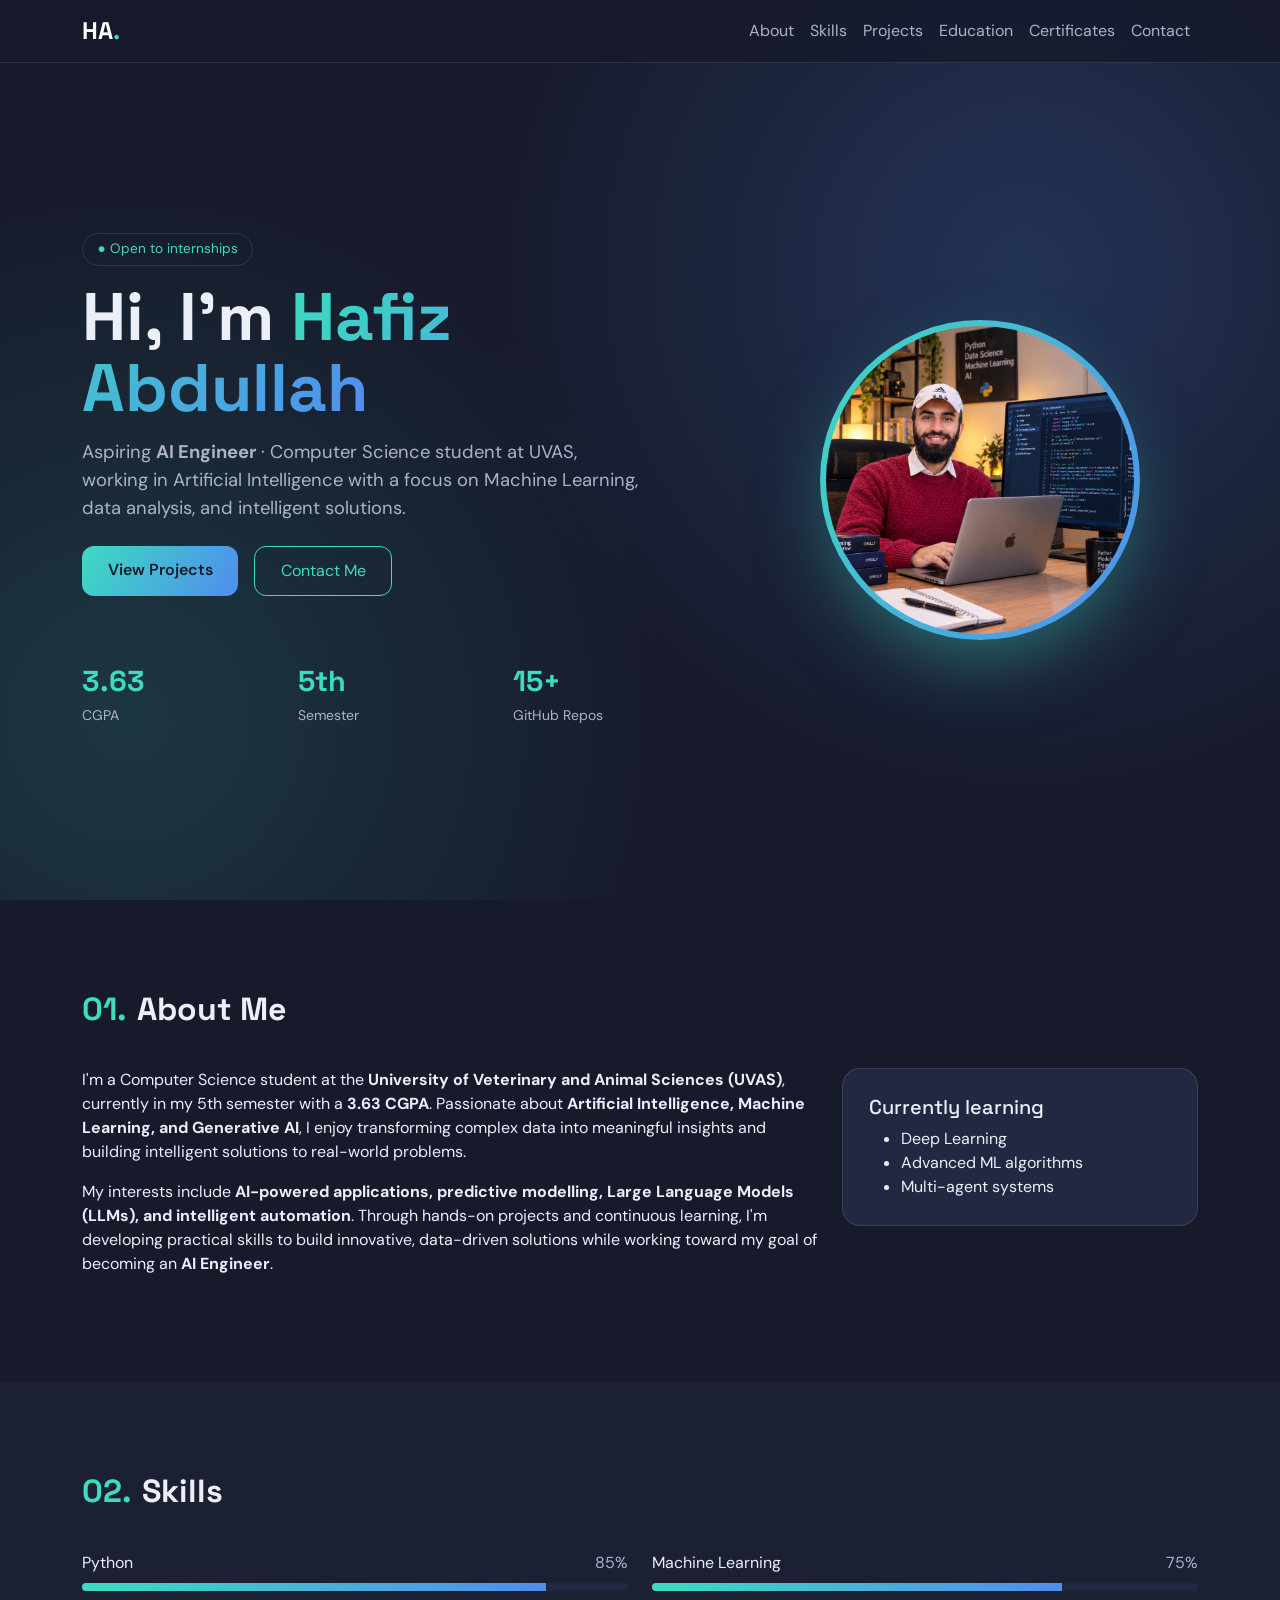
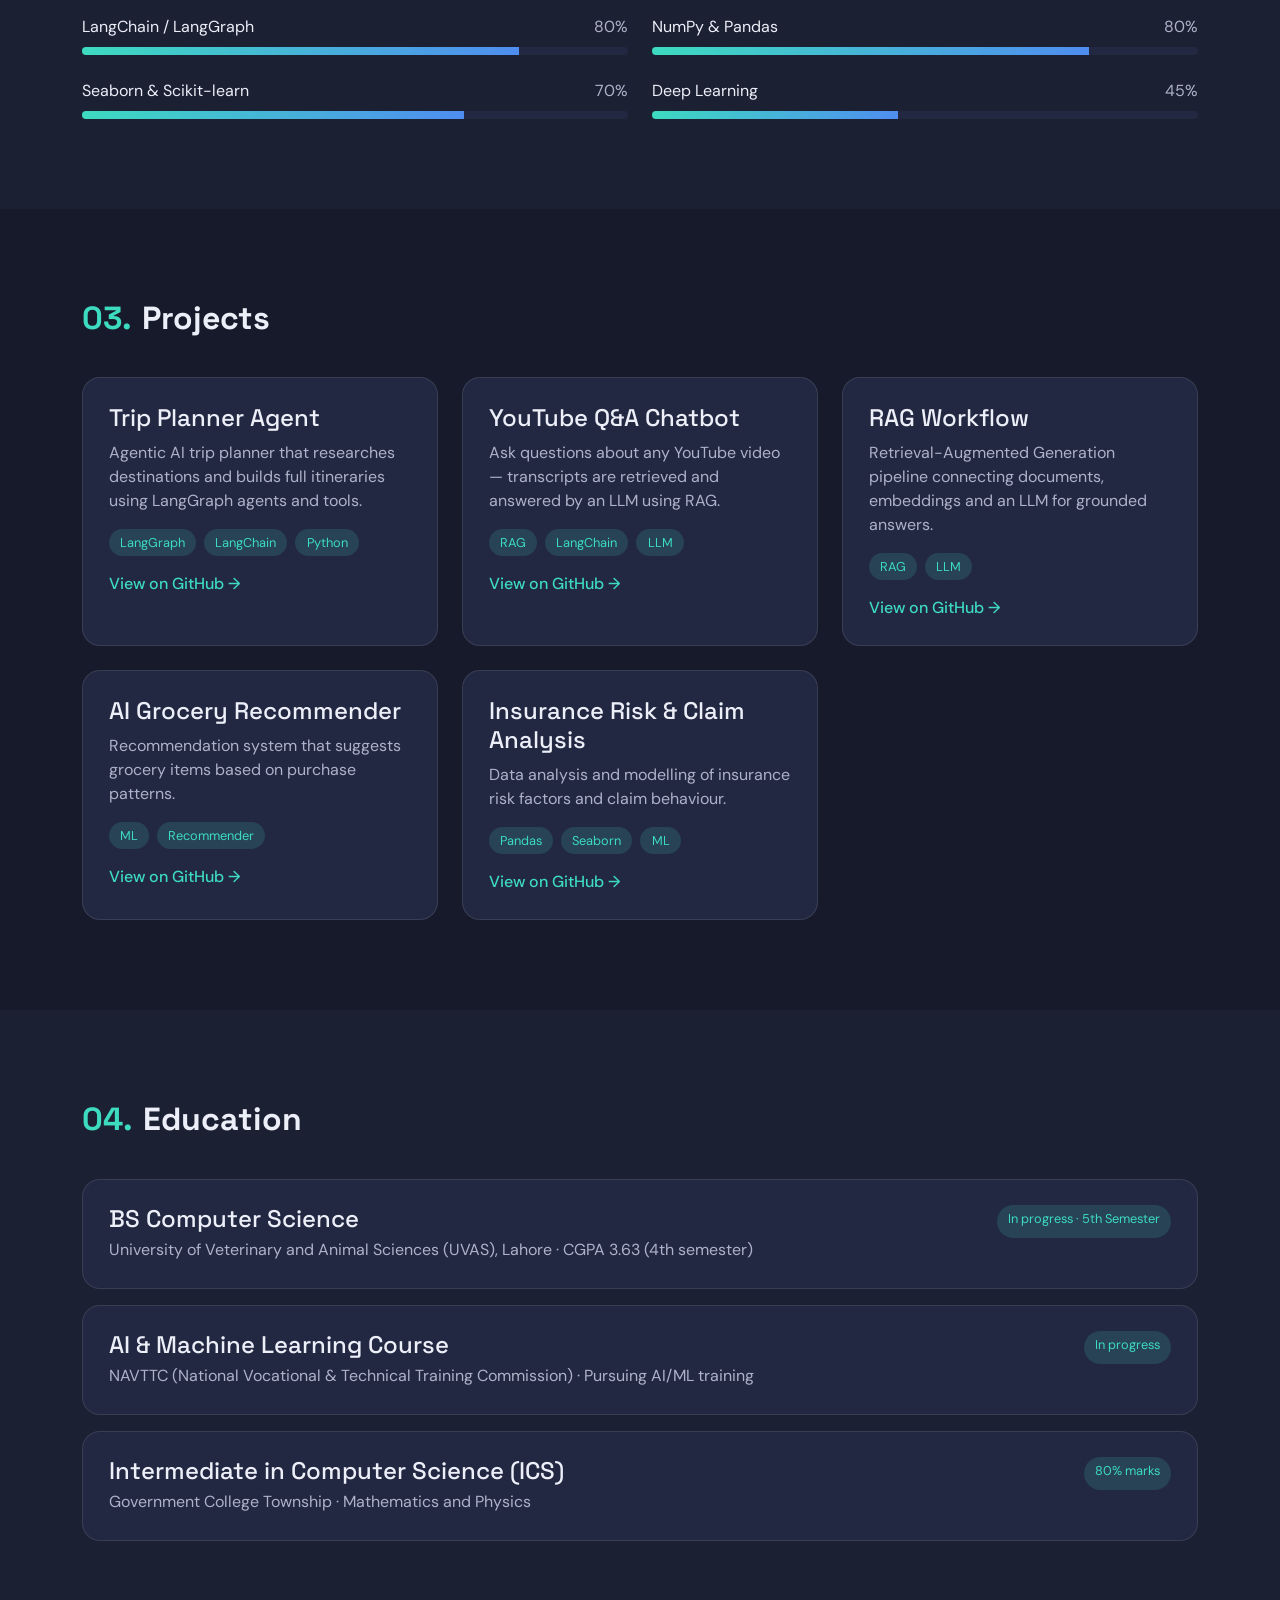
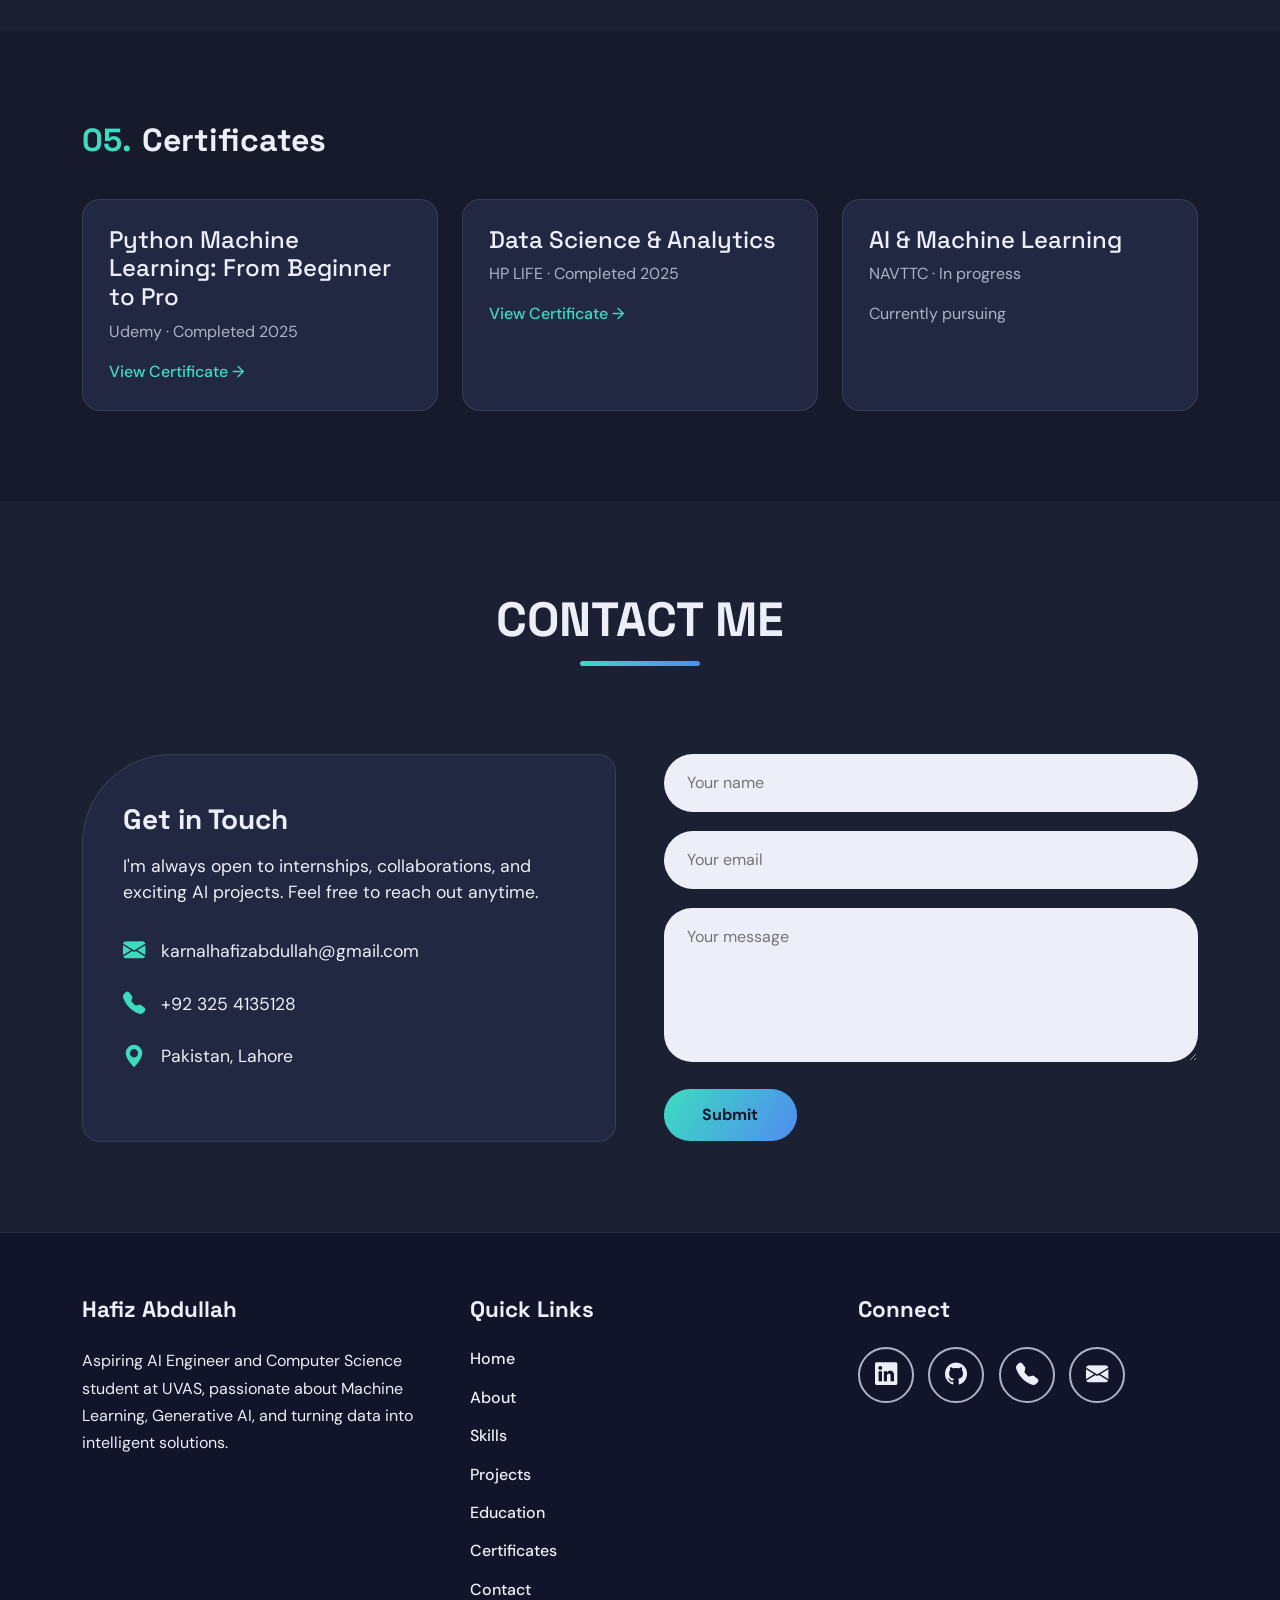
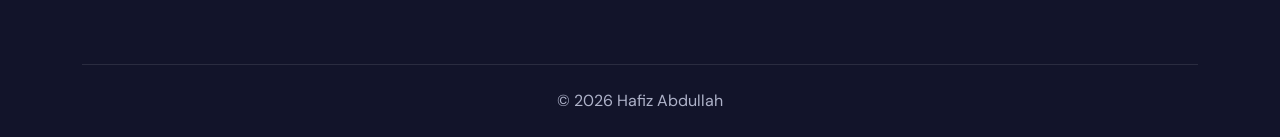
<file: index.html>
<!DOCTYPE html>
<html lang="en">
<head>
  <meta charset="UTF-8" />
  <meta name="viewport" content="width=device-width, initial-scale=1" />
  <title>Hafiz Abdullah — AI/ML Engineer Portfolio</title>
  <meta name="description" content="Portfolio of Hafiz Abdullah, Computer Science student at UVAS focused on Machine Learning and Artificial Intelligence." />

  <!-- Bootstrap 5 -->
  <link href="https://cdn.jsdelivr.net/npm/bootstrap@5.3.3/dist/css/bootstrap.min.css" rel="stylesheet" />
  <!-- Fonts -->
  <link rel="preconnect" href="https://fonts.googleapis.com" />
  <link rel="preconnect" href="https://fonts.gstatic.com" crossorigin />
  <link href="https://fonts.googleapis.com/css2?family=Space+Grotesk:wght@500;700&family=DM+Sans:wght@400;500;700&display=swap" rel="stylesheet" />
  <!-- Bootstrap Icons -->
  <link href="https://cdn.jsdelivr.net/npm/bootstrap-icons@1.11.3/font/bootstrap-icons.min.css" rel="stylesheet" />
  <!-- Custom styles -->
  <link rel="stylesheet" href="style.css" />
</head>
<body>
  <div class="pf">

    <!-- ===== Navbar ===== -->
    <nav class="navbar navbar-expand-md navbar-dark fixed-top pf-nav">
      <div class="container">
        <a class="navbar-brand pf-brand" href="#home">HA<span>.</span></a>
        <button class="navbar-toggler" type="button" data-bs-toggle="collapse" data-bs-target="#nav" aria-label="Menu">
          <span class="navbar-toggler-icon"></span>
        </button>
        <div class="collapse navbar-collapse" id="nav">
          <ul class="navbar-nav ms-auto">
            <li class="nav-item"><a class="nav-link" href="#about">About</a></li>
            <li class="nav-item"><a class="nav-link" href="#skills">Skills</a></li>
            <li class="nav-item"><a class="nav-link" href="#projects">Projects</a></li>
            <li class="nav-item"><a class="nav-link" href="#education">Education</a></li>
            <li class="nav-item"><a class="nav-link" href="#certificates">Certificates</a></li>
            <li class="nav-item"><a class="nav-link" href="#contact">Contact</a></li>
          </ul>
        </div>
      </div>
    </nav>

    <!-- ===== Hero ===== -->
    <header id="home" class="pf-hero">
      <div class="container">
        <div class="row align-items-center g-5">
          <div class="col-lg-7 order-2 order-lg-1">
            <span class="pf-badge">● Open to internships</span>
            <h1 class="pf-title mt-3">Hi, I'm <span class="pf-grad">Hafiz Abdullah</span></h1>
            <p class="pf-lead">Aspiring <strong>AI Engineer</strong> · Computer Science student at UVAS, working in Artificial Intelligence with a focus on Machine Learning, data analysis, and intelligent solutions.</p>
            <div class="d-flex flex-wrap gap-3 mt-4">
              <a href="#projects" class="btn pf-btn">View Projects</a>
              <a href="#contact" class="btn pf-btn-outline">Contact Me</a>
            </div>
            <div class="row mt-5 g-3 pf-stats">
              <div class="col-4"><b>3.63</b><small>CGPA</small></div>
              <div class="col-4"><b>5th</b><small>Semester</small></div>
              <div class="col-4"><b>15+</b><small>GitHub Repos</small></div>
            </div>
          </div>
          <div class="col-lg-5 order-1 order-lg-2 text-center">
            <div class="pf-photo">
              <img src="WhatsApp Image 2026-10-18 at 9.00.43 PM.jpeg" alt="Hafiz Abdullah at his desk with a MacBook and Machine Learning workspace" />
            </div>
          </div>
        </div>
      </div>
    </header>

    <!-- ===== About ===== -->
    <section id="about" class="pf-section">
      <div class="container">
        <h2 class="pf-h2"><span>01.</span> About Me</h2>
        <div class="row g-4">
          <div class="col-lg-8">
            <p>
  I'm a Computer Science student at the 
  <strong>University of Veterinary and Animal Sciences (UVAS)</strong>, 
  currently in my 5th semester with a <strong>3.63 CGPA</strong>. 
  Passionate about <strong>Artificial Intelligence, Machine Learning, and Generative AI</strong>, 
  I enjoy transforming complex data into meaningful insights and building 
  intelligent solutions to real-world problems.
</p>

<p>
  My interests include <strong>AI-powered applications, predictive modelling, 
  Large Language Models (LLMs), and intelligent automation</strong>. 
  Through hands-on projects and continuous learning, I'm developing practical 
  skills to build innovative, data-driven solutions while working toward my goal 
  of becoming an <strong>AI Engineer</strong>.
</p>
          </div>
          <div class="col-lg-4">
            <div class="pf-card">
              <h5>Currently learning</h5>
              <ul class="mb-0">
                <li>Deep Learning</li>
                <li>Advanced ML algorithms</li>
                <li>Multi-agent systems</li>
              </ul>
            </div>
          </div>
        </div>
      </div>
    </section>

    <!-- ===== Skills ===== -->
    <section id="skills" class="pf-section pf-alt">
      <div class="container">
        <h2 class="pf-h2"><span>02.</span> Skills</h2>
        <div class="row g-4">
          <div class="col-md-6">
            <div class="d-flex justify-content-between mb-2"><span>Python</span><span class="pf-muted">85%</span></div>
            <div class="progress pf-progress"><div class="progress-bar" style="width: 85%"></div></div>
          </div>
          <div class="col-md-6">
            <div class="d-flex justify-content-between mb-2"><span>Machine Learning</span><span class="pf-muted">75%</span></div>
            <div class="progress pf-progress"><div class="progress-bar" style="width: 75%"></div></div>
          </div>
          <div class="col-md-6">
            <div class="d-flex justify-content-between mb-2"><span>LangChain / LangGraph</span><span class="pf-muted">80%</span></div>
            <div class="progress pf-progress"><div class="progress-bar" style="width: 80%"></div></div>
          </div>
          <div class="col-md-6">
            <div class="d-flex justify-content-between mb-2"><span>NumPy & Pandas</span><span class="pf-muted">80%</span></div>
            <div class="progress pf-progress"><div class="progress-bar" style="width: 80%"></div></div>
          </div>
          <div class="col-md-6">
            <div class="d-flex justify-content-between mb-2"><span>Seaborn & Scikit-learn</span><span class="pf-muted">70%</span></div>
            <div class="progress pf-progress"><div class="progress-bar" style="width: 70%"></div></div>
          </div>
          <div class="col-md-6">
            <div class="d-flex justify-content-between mb-2"><span>Deep Learning</span><span class="pf-muted">45%</span></div>
            <div class="progress pf-progress"><div class="progress-bar" style="width: 45%"></div></div>
          </div>
        </div>
      </div>
    </section>

    <!-- ===== Projects ===== -->
    <section id="projects" class="pf-section">
      <div class="container">
        <h2 class="pf-h2"><span>03.</span> Projects</h2>
        <div class="row g-4">
          <div class="col-md-6 col-lg-4">
            <div class="pf-card pf-project h-100">
              <h4>Trip Planner Agent</h4>
              <p class="pf-muted">Agentic AI trip planner that researches destinations and builds full itineraries using LangGraph agents and tools.</p>
              <div class="d-flex flex-wrap gap-2 mb-3">
                <span class="pf-tag">LangGraph</span><span class="pf-tag">LangChain</span><span class="pf-tag">Python</span>
              </div>
              <a href="https://github.com/hafizzx/Trip-Planner" target="_blank" rel="noreferrer" class="pf-link">View on GitHub →</a>
            </div>
          </div>
          <div class="col-md-6 col-lg-4">
            <div class="pf-card pf-project h-100">
              <h4>YouTube Q&A Chatbot</h4>
              <p class="pf-muted">Ask questions about any YouTube video — transcripts are retrieved and answered by an LLM using RAG.</p>
              <div class="d-flex flex-wrap gap-2 mb-3">
                <span class="pf-tag">RAG</span><span class="pf-tag">LangChain</span><span class="pf-tag">LLM</span>
              </div>
              <a href="https://github.com/hafizzx/Youtube-QA-Chatbot" target="_blank" rel="noreferrer" class="pf-link">View on GitHub →</a>
            </div>
          </div>
          <div class="col-md-6 col-lg-4">
            <div class="pf-card pf-project h-100">
              <h4>RAG Workflow</h4>
              <p class="pf-muted">Retrieval-Augmented Generation pipeline connecting documents, embeddings and an LLM for grounded answers.</p>
              <div class="d-flex flex-wrap gap-2 mb-3">
                <span class="pf-tag">RAG</span><span class="pf-tag">LLM</span>
              </div>
              <a href="https://github.com/hafizzx/RAG-workflow" target="_blank" rel="noreferrer" class="pf-link">View on GitHub →</a>
            </div>
          </div>
          <div class="col-md-6 col-lg-4">
            <div class="pf-card pf-project h-100">
              <h4>AI Grocery Recommender</h4>
              <p class="pf-muted">Recommendation system that suggests grocery items based on purchase patterns.</p>
              <div class="d-flex flex-wrap gap-2 mb-3">
                <span class="pf-tag">ML</span><span class="pf-tag">Recommender</span>
              </div>
              <a href="https://github.com/hafizzx/Ai-Grocery-Recommender" target="_blank" rel="noreferrer" class="pf-link">View on GitHub →</a>
            </div>
          </div>
          <div class="col-md-6 col-lg-4">
            <div class="pf-card pf-project h-100">
              <h4>Insurance Risk & Claim Analysis</h4>
              <p class="pf-muted">Data analysis and modelling of insurance risk factors and claim behaviour.</p>
              <div class="d-flex flex-wrap gap-2 mb-3">
                <span class="pf-tag">Pandas</span><span class="pf-tag">Seaborn</span><span class="pf-tag">ML</span>
              </div>
              <a href="https://github.com/hafizzx/Insurance-Risk-and-Claim-Analysis" target="_blank" rel="noreferrer" class="pf-link">View on GitHub →</a>
            </div>
          </div>
        </div>
      </div>
    </section>

    <!-- ===== Education ===== -->
    <section id="education" class="pf-section pf-alt">
      <div class="container">
        <h2 class="pf-h2"><span>04.</span> Education</h2>
        <div class="pf-card mb-3">
          <div class="d-flex flex-wrap justify-content-between gap-2">
            <h4 class="mb-1">BS Computer Science</h4>
            <span class="pf-tag">In progress · 5th Semester</span>
          </div>
          <p class="pf-muted mb-0">University of Veterinary and Animal Sciences (UVAS), Lahore · CGPA 3.63 (4th semester)</p>
        </div>
        <div class="pf-card mb-3">
          <div class="d-flex flex-wrap justify-content-between gap-2">
            <h4 class="mb-1">AI & Machine Learning Course</h4>
            <span class="pf-tag">In progress</span>
          </div>
          <p class="pf-muted mb-0">NAVTTC (National Vocational & Technical Training Commission) · Pursuing AI/ML training</p>
        </div>
        <div class="pf-card">
          <div class="d-flex flex-wrap justify-content-between gap-2">
            <h4 class="mb-1">Intermediate in Computer Science (ICS)</h4>
            <span class="pf-tag">80% marks</span>
          </div>
          <p class="pf-muted mb-0">Government College Township · Mathematics and Physics</p>
        </div>
      </div>
    </section>

    <!-- ===== Certificates ===== -->
    <section id="certificates" class="pf-section">
      <div class="container">
        <h2 class="pf-h2"><span>05.</span> Certificates</h2>
        <div class="row g-4">
          <div class="col-md-6 col-lg-4">
            <div class="pf-card pf-project h-100">
              <h4>Python Machine Learning: From Beginner to Pro</h4>
              <p class="pf-muted mb-3">Udemy · Completed 2025</p>
              <a href="https://www.udemy.com/certificate/UC-3d24bbf8-7bd7-4edf-bc5a-6de32aae2269/" target="_blank" rel="noreferrer" class="pf-link">View Certificate →</a>
            </div>
          </div>
          <div class="col-md-6 col-lg-4">
            <div class="pf-card pf-project h-100">
              <h4>Data Science & Analytics</h4>
              <p class="pf-muted mb-3">HP LIFE · Completed 2025</p>
              <a href="https://www.life-global.org/certificate/349c3da6-3f0b-4ab5-a0c8-244e1a06c88a" target="_blank" rel="noreferrer" class="pf-link">View Certificate →</a>
            </div>
          </div>
          <div class="col-md-6 col-lg-4">
            <div class="pf-card pf-project h-100">
              <h4>AI & Machine Learning</h4>
              <p class="pf-muted mb-3">NAVTTC · In progress</p>
              <span class="pf-muted">Currently pursuing</span>
            </div>
          </div>
        </div>
      </div>
    </section>

    <!-- ===== Contact ===== -->
    <section id="contact" class="pf-section pf-contact-sec">
      <div class="container">
        <h2 class="pf-center-title">Contact Me</h2>
        <div class="pf-underline"></div>

        <div class="row g-5 align-items-start mt-2">
          <div class="col-lg-6">
            <div class="pf-info">
              <h3>Get in Touch</h3>
              <p>I'm always open to internships, collaborations, and exciting AI projects. Feel free to reach out anytime.</p>
              <a href="mailto:karnalhafizabdullah@gmail.com"><i class="bi bi-envelope-fill"></i>karnalhafizabdullah@gmail.com</a>
              <a href="tel:+923254135128"><i class="bi bi-telephone-fill"></i>+92 325 4135128</a>
              <span><i class="bi bi-geo-alt-fill"></i>Pakistan, Lahore</span>
            </div>
          </div>
          <div class="col-lg-6">
            <form id="contactForm" class="pf-form" novalidate>
              <input type="text" id="cName" placeholder="Your name" required />
              <input type="email" id="cEmail" placeholder="Your email" required />
              <textarea id="cMsg" rows="5" placeholder="Your message" required></textarea>
              <button type="submit" class="pf-submit">Submit</button>
            </form>
          </div>
        </div>
      </div>
    </section>

    <!-- ===== Footer ===== -->
    <footer class="pf-footer">
      <div class="container">
        <div class="row g-5">
          <div class="col-lg-4">
            <h5>Hafiz Abdullah</h5>
            <p class="pf-foot-text">Aspiring AI Engineer and Computer Science student at UVAS, passionate about Machine Learning, Generative AI, and turning data into intelligent solutions.</p>
          </div>
          <div class="col-lg-4 col-md-6">
            <h5>Quick Links</h5>
            <ul class="pf-foot-links">
              <li><a href="#home">Home</a></li>
              <li><a href="#about">About</a></li>
              <li><a href="#skills">Skills</a></li>
              <li><a href="#projects">Projects</a></li>
              <li><a href="#education">Education</a></li>
              <li><a href="#certificates">Certificates</a></li>
              <li><a href="#contact">Contact</a></li>
            </ul>
          </div>
          <div class="col-lg-4 col-md-6">
            <h5>Connect</h5>
            <div class="pf-social">
              <a href="https://www.linkedin.com/in/hafiz-abdullah-7f04" target="_blank" rel="noreferrer" aria-label="LinkedIn"><i class="bi bi-linkedin"></i></a>
              <a href="https://github.com/hafizzx" target="_blank" rel="noreferrer" aria-label="GitHub"><i class="bi bi-github"></i></a>
              <a href="tel:+923254135128" aria-label="Phone"><i class="bi bi-telephone-fill"></i></a>
              <a href="mailto:karnalhafizabdullah@gmail.com" aria-label="Email"><i class="bi bi-envelope-fill"></i></a>
            </div>
          </div>
        </div>
        <div class="pf-copy">© 2026 Hafiz Abdullah</div>
      </div>
    </footer>

  </div>

  <!-- Bootstrap JS (for the mobile menu toggle) -->
  <script src="https://cdn.jsdelivr.net/npm/bootstrap@5.3.3/dist/js/bootstrap.bundle.min.js"></script>
  <script>
    // Contact form: opens your email app with the message filled in
    document.getElementById('contactForm').addEventListener('submit', function (e) {
      e.preventDefault();
      var n = document.getElementById('cName').value.trim();
      var m = document.getElementById('cEmail').value.trim();
      var t = document.getElementById('cMsg').value.trim();
      if (!n || !m || !t) { alert('Please fill in all fields.'); return; }
      var body = t + '\n\nFrom: ' + n + ' (' + m + ')';
      window.location.href = 'mailto:karnalhafizabdullah@gmail.com?subject=' +
        encodeURIComponent('Portfolio message from ' + n) + '&body=' + encodeURIComponent(body);
    });
  </script>
</body>
</html>
</file>
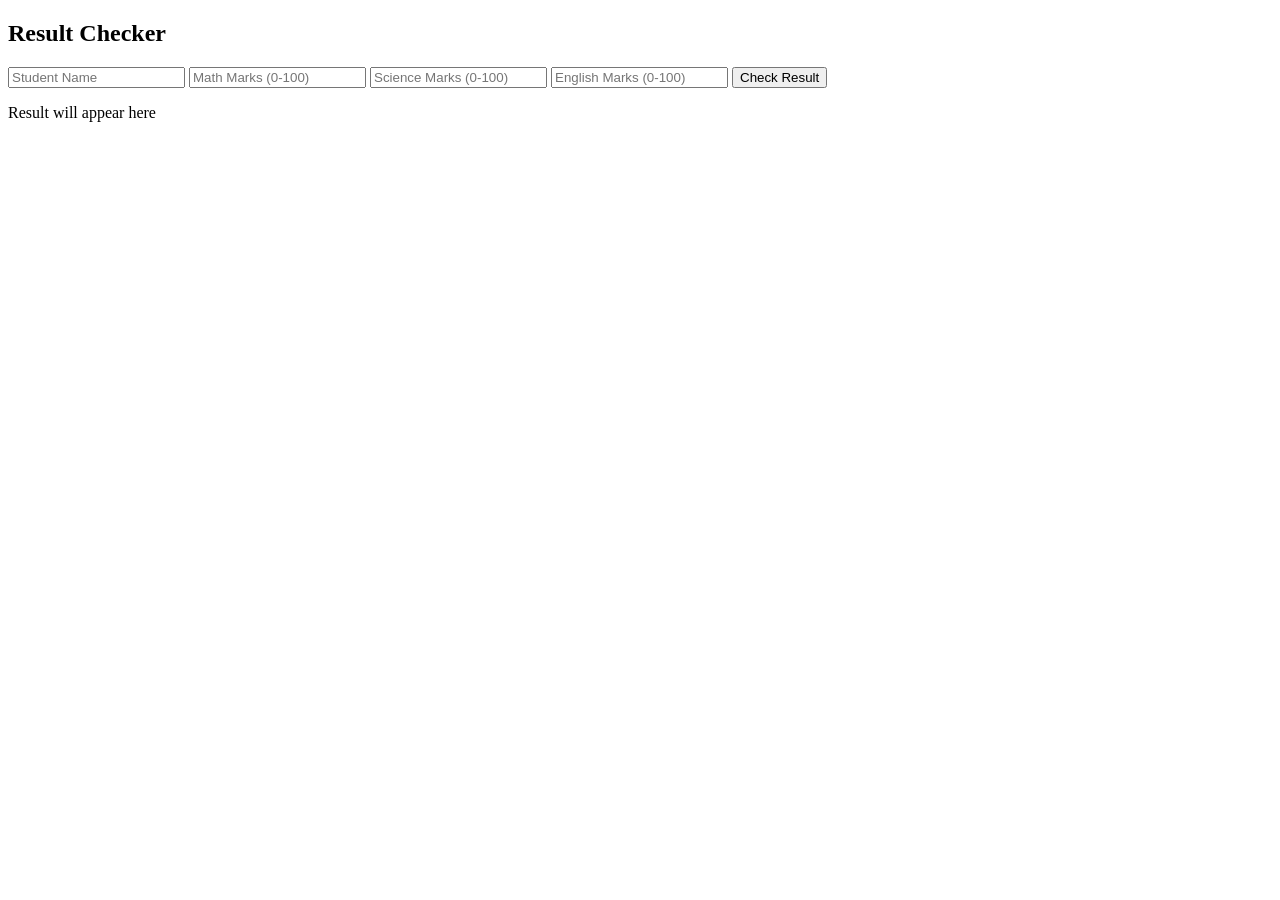
<file: index1.html>
<!DOCTYPE html>
<html lang="en">
<head>
    <meta charset="UTF-8">
    <meta name="viewport" content="width=device-width, initial-scale=1.0">
    <title>Document</title>
</head>
<body>
    <h2>Result Checker</h2>
    <input id = "name" type = "text" placeholder="Student Name">
    <input id = "m1" type = "number" placeholder="Math Marks (0-100)">
    <input id = "m2" type = "number" placeholder="Science Marks (0-100)">
    <input id = "m3" type = "number" placeholder="English Marks (0-100)">

    <button onclick="check()">Check Result</button>
    <div id = "resultBox">
        <p id = "p1">Result will appear here</p>
        <p id="p2"></p>
        <p id="p3"></p>
        <p id="p4"></p>
        <p id="p5"></p>
        <p id="p6"></p>
    </div>
    <script>
        function check(){
            let m1 = Number(document.getElementById("m1").value);
            let m2 = Number(document.getElementById("m2").value);
            let m3 = Number(document.getElementById("m3").value);

            if(m1 >= 33 && m2 >= 33 && m3 >= 33){
                document.getElementById("p1").innerText = "STATUS PASS";
                alert("PASS");
            }
            else{
                document.getElementById("p1").innerText = "STATUS: FAIL ";
                alert("FAIL"); 
            }
            let total = m1+m2+m3;
            let percent = total/3;
            let grade = " ";
            if(percent >= 80){
                grade = "A+";
            } else if(percent >= 70){
                grade = "A";
            } else if(percent >= 60){
                grade = "B";
            } else if(percent >= 50){
                grade = "C";
            } else if(percent >= 33){
                grade = "D";
            } else{
                grade = "F"
            }
            document.getElementById("p2").innerText = "Total: "+ total;
            document.getElementById("p3").innerText = "Percent: "+ percent + "%";
            document.getElementById("p4").innerText = "Grade: "+ grade;
        }
    
    </script>
</body>
</html>
</file>
<file: style.css>
/* ========= Portfolio design system ========= */
:root {
  --pf-bg: #171a2b;
  --pf-bg-alt: #1c2033;
  --pf-card: #232842;
  --pf-text: #eceef8;
  --pf-muted: #aeb2c9;
  --pf-accent: #3ddbc0;
  --pf-accent-2: #4f8df0;
  --pf-line: rgba(255, 255, 255, 0.1);
  --pf-grad: linear-gradient(120deg, var(--pf-accent), var(--pf-accent-2));
}
 
html { scroll-behavior: smooth; }
 
.pf {
  background: var(--pf-bg);
  color: var(--pf-text);
  font-family: "DM Sans", sans-serif;
  min-height: 100vh;
}
.pf h1, .pf h2, .pf h4, .pf h5, .pf-brand { font-family: "Space Grotesk", sans-serif; }
 
/* Navbar */
.pf-nav {
  background: rgba(23, 26, 43, 0.8);
  backdrop-filter: blur(12px);
  border-bottom: 1px solid var(--pf-line);
}
.pf-brand { font-weight: 700; font-size: 1.5rem; }
.pf-brand span, .pf-h2 span { color: var(--pf-accent); }
.pf .nav-link { color: var(--pf-muted) !important; }
.pf .nav-link:hover { color: var(--pf-accent) !important; }
 
/* Hero */
.pf-hero {
  min-height: 100vh;
  display: flex;
  align-items: center;
  padding: 120px 0 60px;
  background:
    radial-gradient(circle at 80% 30%, rgba(79, 141, 240, 0.22), transparent 45%),
    radial-gradient(circle at 10% 80%, rgba(61, 219, 192, 0.15), transparent 40%);
}
.pf-badge {
  display: inline-block;
  padding: 0.35rem 0.9rem;
  border-radius: 99px;
  border: 1px solid var(--pf-line);
  color: var(--pf-accent);
  font-size: 0.85rem;
}
.pf-title { font-size: clamp(2.4rem, 6vw, 4.2rem); font-weight: 700; line-height: 1.05; }
.pf-grad {
  background: var(--pf-grad);
  -webkit-background-clip: text;
  background-clip: text;
  color: transparent;
}
.pf-lead { color: var(--pf-muted); font-size: 1.15rem; max-width: 560px; margin-top: 1rem; }
.pf-btn {
  background: var(--pf-grad);
  color: var(--pf-bg);
  font-weight: 600;
  padding: 0.75rem 1.6rem;
  border: none;
  border-radius: 12px;
  transition: transform 0.2s;
}
.pf-btn:hover { transform: translateY(-3px); color: var(--pf-bg); }
.pf-btn-outline {
  border: 1px solid var(--pf-accent);
  color: var(--pf-accent);
  padding: 0.75rem 1.6rem;
  border-radius: 12px;
}
.pf-btn-outline:hover { background: var(--pf-accent); color: var(--pf-bg); }
.pf-stats b { display: block; font-family: "Space Grotesk"; font-size: 1.8rem; color: var(--pf-accent); }
.pf-stats small { color: var(--pf-muted); }
 
/* Photo */
.pf-photo {
  width: min(320px, 75vw);
  aspect-ratio: 1;
  margin: auto;
  border-radius: 50%;
  padding: 6px;
  background: var(--pf-grad);
  display: flex;
  align-items: center;
  justify-content: center;
  animation: pf-float 5s ease-in-out infinite;
  box-shadow: 0 30px 80px -20px rgba(61, 219, 192, 0.5);
}
.pf-photo img {
  width: 100%;
  height: 100%;
  border-radius: 50%;
  object-fit: cover;
  background: var(--pf-card);
}
@keyframes pf-float { 50% { transform: translateY(-14px); } }
 
/* Sections & cards */
.pf-section { padding: 90px 0; }
.pf-alt { background: var(--pf-bg-alt); }
.pf-h2 { display: flex; gap: 0.6rem; font-weight: 700; margin-bottom: 2.5rem; font-size: 2rem; }
.pf-muted { color: var(--pf-muted); }
.pf-card {
  background: var(--pf-card);
  border: 1px solid var(--pf-line);
  border-radius: 18px;
  padding: 1.6rem;
  color: var(--pf-text);
  text-decoration: none;
  transition: transform 0.25s, border-color 0.25s;
}
.pf-project:hover {
  transform: translateY(-6px);
  border-color: var(--pf-accent);
  color: var(--pf-text);
}
.pf-tag {
  font-size: 0.8rem;
  padding: 0.25rem 0.7rem;
  border-radius: 99px;
  background: rgba(61, 219, 192, 0.15);
  color: var(--pf-accent);
}
.pf-link { color: var(--pf-accent); text-decoration: none; font-weight: 500; }
.pf-progress { height: 8px; background: var(--pf-card); }
.pf-progress .progress-bar { background: var(--pf-grad); }
 
/* ===== Contact section ===== */
.pf-contact-sec { background: var(--pf-bg-alt); }
.pf-center-title {
  text-align: center;
  font-family: "Space Grotesk", sans-serif;
  font-weight: 700;
  font-size: clamp(2rem, 5vw, 3rem);
  text-transform: uppercase;
  margin: 0;
}
.pf-underline {
  width: 120px; height: 5px; border-radius: 99px;
  background: var(--pf-grad);
  margin: 0.8rem auto 2.5rem;
}
.pf-info {
  background: var(--pf-card);
  border: 1px solid var(--pf-line);
  border-radius: 90px 18px 18px 18px;
  padding: 3rem 2.5rem;
}
.pf-info h3 { font-family: "Space Grotesk", sans-serif; font-weight: 700; margin-bottom: 1rem; }
.pf-info p { color: var(--pf-text); font-size: 1.1rem; margin-bottom: 1.8rem; }
.pf-info a, .pf-info span {
  display: flex; align-items: center; gap: 1rem;
  color: var(--pf-text); text-decoration: none;
  font-size: 1.1rem; margin-bottom: 1.2rem; word-break: break-all;
}
.pf-info a:hover { color: var(--pf-accent); }
.pf-info i { color: var(--pf-accent); font-size: 1.4rem; }
 
.pf-form input, .pf-form textarea {
  width: 100%;
  background: var(--pf-text);
  color: #171a2b;
  border: 1px solid transparent;
  border-radius: 40px;
  padding: 1rem 1.4rem;
  margin-bottom: 1.2rem;
  font-family: inherit;
  outline: none;
  transition: border-color 0.2s, box-shadow 0.2s;
}
.pf-form textarea { border-radius: 28px; resize: vertical; }
.pf-form input:focus, .pf-form textarea:focus {
  border-color: var(--pf-accent);
  box-shadow: 0 0 0 3px rgba(61, 219, 192, 0.25);
}
.pf-submit {
  background: var(--pf-grad);
  color: var(--pf-bg);
  font-weight: 700;
  border: none;
  border-radius: 40px;
  padding: 0.9rem 2.4rem;
  transition: transform 0.2s;
}
.pf-submit:hover { transform: translateY(-3px); }
 
/* ===== Footer ===== */
.pf-footer {
  background: #12142a;
  border-top: 1px solid var(--pf-line);
  padding: 4rem 0 1.5rem;
}
.pf-footer h5 { font-weight: 700; font-size: 1.4rem; margin-bottom: 1.5rem; }
.pf-foot-text { color: var(--pf-text); line-height: 1.7; max-width: 380px; }
.pf-foot-links { list-style: none; padding: 0; margin: 0; }
.pf-foot-links li { margin-bottom: 0.9rem; }
.pf-foot-links a { color: var(--pf-text); text-decoration: none; font-weight: 500; transition: color 0.2s; }
.pf-foot-links a:hover { color: var(--pf-accent); }
.pf-social { display: flex; gap: 0.9rem; flex-wrap: wrap; }
.pf-social a {
  width: 56px; height: 56px;
  display: flex; align-items: center; justify-content: center;
  border: 2px solid var(--pf-muted);
  border-radius: 50%;
  color: var(--pf-text);
  font-size: 1.4rem;
  transition: all 0.25s;
}
.pf-social a:hover { background: var(--pf-accent); border-color: var(--pf-accent); color: var(--pf-bg); transform: translateY(-4px); }
.pf-copy {
  text-align: center; color: var(--pf-muted);
  margin-top: 3rem; padding-top: 1.5rem;
  border-top: 1px solid var(--pf-line);
}
</file>
